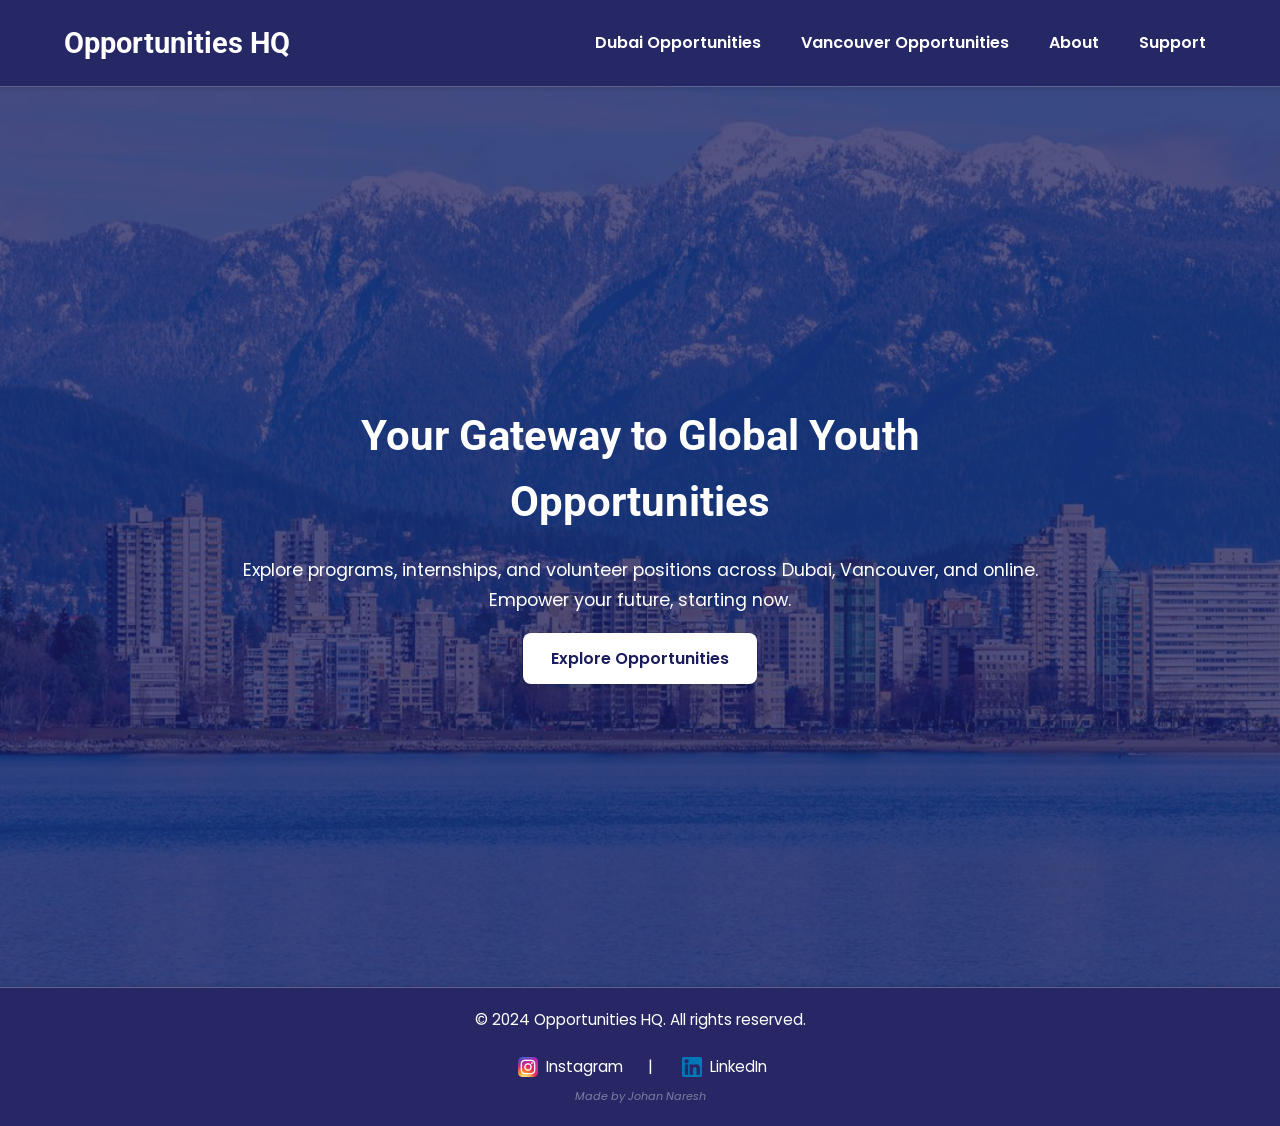
<file: index.html>
<!DOCTYPE html>
<html lang="en">
<head>

    <link rel="apple-touch-icon" href="favicon.jpg">
    <link rel="icon" type="image/png" href="favicon.jpg" sizes="32x32">
    <link rel="icon" type="image/png" href="favicon.jpg" sizes="16x16">

    <script data-goatcounter="https://opportunitieshq.goatcounter.com/count"
        async src="https://gc.zgo.at/count.js"></script>

    <meta charset="UTF-8" />
    <meta name="viewport" content="width=device-width, initial-scale=1.0"/>
    <title>Opportunities HQ</title>
    <link rel="stylesheet" href="styles.css" />
    <link href="https://fonts.googleapis.com/css2?family=Poppins:wght@400;600&family=Roboto:wght@400;500&display=swap" rel="stylesheet">

</head>
<body class="landing-page">
    <div class="page-wrapper">

        <header>
            <div class="container header-container">
                <h1><a href="index.html" class="logo-link">Opportunities HQ</a></h1>
                <nav>
                    <ul>
                        <li><a href="home.html#dubai">Dubai Opportunities</a></li>
                        <li><a href="home.html#vancouver">Vancouver Opportunities</a></li>
                        <li><a href="about.html">About</a></li>
                        <li><a href="support.html">Support</a></li>
                    </ul>
                </nav>
            </div>
        </header>

        <main>
            <section class="landing-hero">
                <div class="container landing-content">
                    <h2>Your Gateway to Global Youth Opportunities</h2>
                    <p>Explore programs, internships, and volunteer positions across Dubai, Vancouver, and online. Empower your future, starting now.</p>
                    <a href="home.html" class="cta-button">Explore Opportunities</a>
                </div>
            </section>
        </main>

        <footer>
        <div class="container footer-container">
          <p>&copy; 2024 Opportunities HQ. All rights reserved.</p>
          <div class="social">
            <a href="https://www.instagram.com/opportunities_hq/" class="social-link" target="_blank" rel="noopener noreferrer">
              <img src="Instagram_icon.png" alt="Instagram" class="social-icon"> Instagram
            </a>
            |
            <a href="https://www.linkedin.com/company/opportunities-hq/?originalSubdomain=ca" class="social-link" target="_blank" rel="noopener noreferrer">
              <img src="Linkedin_icon.png" alt="LinkedIn" class="social-icon"> LinkedIn
            </a>
          </div>
        </div>
        <p class="made-by">Made by Johan Naresh</p>

      </footer>      

    </div>
</body>
</html>
</file>
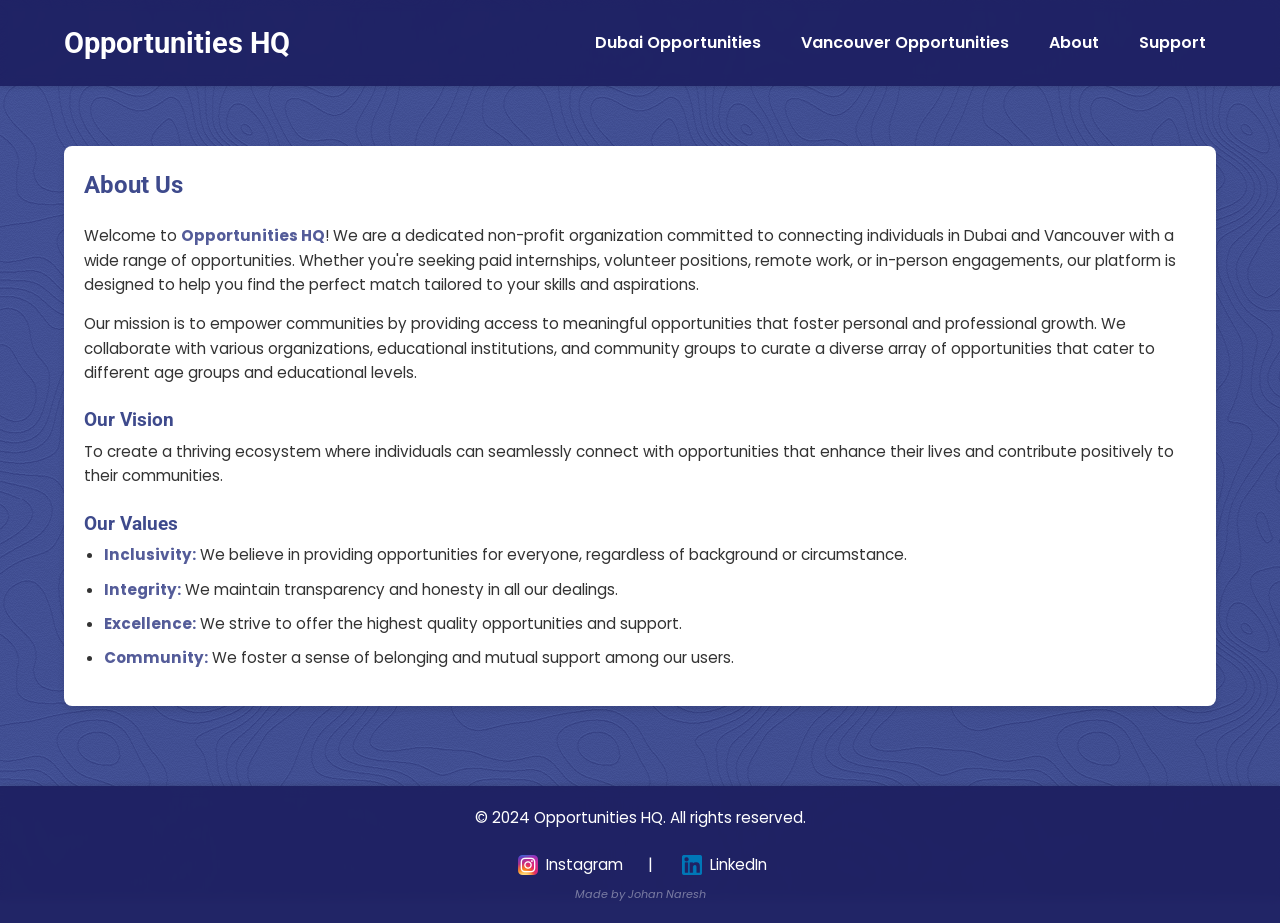
<file: about.html>
<!DOCTYPE html>
<html lang="en">
<head>
    
    <link rel="apple-touch-icon" href="favicon.jpg">
    <link rel="icon" type="image/png" href="favicon.jpg" sizes="32x32">
    <link rel="icon" type="image/png" href="favicon.jpg" sizes="16x16">
    
    <script data-goatcounter="https://opportunitieshq.goatcounter.com/count"
        async src="https://gc.zgo.at/count.js"></script>
    
    <meta charset="UTF-8">
    <meta name="viewport" content="width=device-width, initial-scale=1.0">
    <title>About - Opportunities HQ</title>
    <!-- Google Fonts -->
    <link href="https://fonts.googleapis.com/css2?family=Poppins:wght@400;600&family=Roboto:wght@400;500&display=swap" rel="stylesheet">
    <link rel="stylesheet" href="styles.css">

    
    
</head>
<body>
    <!-- Header -->
    <header>
        <div class="container header-container">
            <h1><a href="index.html" class="logo-link">Opportunities HQ</a></h1>

            <nav>
                <ul>
                    <li><a href="home.html#dubai">Dubai Opportunities</a></li>
                    <li><a href="home.html#vancouver">Vancouver Opportunities</a></li>
                    <li><a href="about.html">About</a></li>
                    <li><a href="support.html">Support</a></li>
                </ul>   
            </nav>
        </div>
    </header>

    <!-- Main Content -->
    <main>
        <div class="container">
            <section id="content">
                <h2>About Us</h2>
                <p>
                    Welcome to <strong>Opportunities HQ</strong>! We are a dedicated non-profit organization committed to connecting individuals in Dubai and Vancouver with a wide range of opportunities. Whether you're seeking paid internships, volunteer positions, remote work, or in-person engagements, our platform is designed to help you find the perfect match tailored to your skills and aspirations.
                </p>
                <p>
                    Our mission is to empower communities by providing access to meaningful opportunities that foster personal and professional growth. We collaborate with various organizations, educational institutions, and community groups to curate a diverse array of opportunities that cater to different age groups and educational levels.
                </p>
                <h3>Our Vision</h3>
                <p>
                    To create a thriving ecosystem where individuals can seamlessly connect with opportunities that enhance their lives and contribute positively to their communities.
                </p>
                <h3>Our Values</h3>
                <ul>
                    <li><strong>Inclusivity:</strong> We believe in providing opportunities for everyone, regardless of background or circumstance.</li>
                    <li><strong>Integrity:</strong> We maintain transparency and honesty in all our dealings.</li>
                    <li><strong>Excellence:</strong> We strive to offer the highest quality opportunities and support.</li>
                    <li><strong>Community:</strong> We foster a sense of belonging and mutual support among our users.</li>
                </ul>
            </section>
        </div>
    </main>

    <!-- Footer -->
    
    <footer>
        <div class="container footer-container">
          <p>&copy; 2024 Opportunities HQ. All rights reserved.</p>
          <div class="social">
            <a href="https://www.instagram.com/opportunities_hq/" class="social-link" target="_blank" rel="noopener noreferrer">
              <img src="Instagram_icon.png" alt="Instagram" class="social-icon"> Instagram
            </a>
            |
            <a href="https://www.linkedin.com/company/opportunities-hq/?originalSubdomain=ca" class="social-link" target="_blank" rel="noopener noreferrer">
              <img src="Linkedin_icon.png" alt="LinkedIn" class="social-icon"> LinkedIn
            </a>
          </div>
        </div>
        <p class="made-by">Made by Johan Naresh</p>

      </footer>      


</body>
</html>
</file>
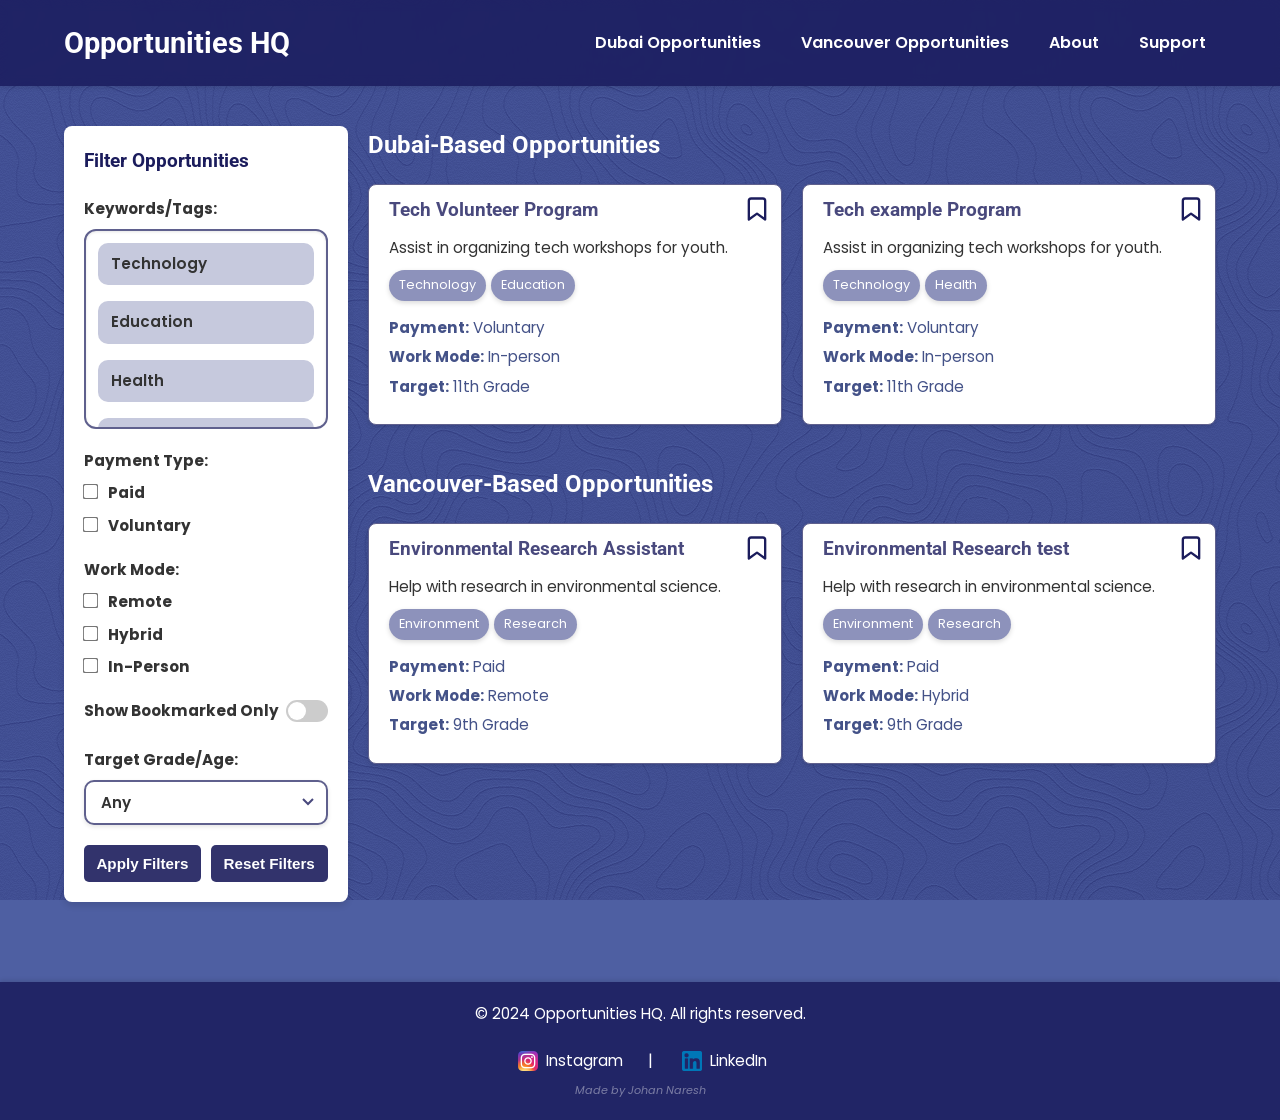
<file: home.html>
<!DOCTYPE html>
<html lang="en">
<head>

    <link rel="apple-touch-icon" href="favicon.jpg">
    <link rel="icon" type="image/png" href="favicon.jpg" sizes="32x32">
    <link rel="icon" type="image/png" href="favicon.jpg" sizes="16x16">

    <script data-goatcounter="https://opportunitieshq.goatcounter.com/count"
        async src="https://gc.zgo.at/count.js"></script>

    <meta charset="UTF-8">
    <meta name="viewport" content="width=device-width, initial-scale=1.0">
    <meta name="description" content="Opportunities HQ helps connect individuals with career and volunteer opportunities in Dubai and Vancouver.">
    <meta name="keywords" content="Opportunities, Career, Volunteer, Internships, Dubai, Vancouver">
    <meta name="author" content="Opportunities HQ">
    
    <title>Opportunities HQ</title>

    <!-- Google Fonts -->
    <link href="https://fonts.googleapis.com/css2?family=Poppins:wght@400;600&family=Roboto:wght@400;500&display=swap" rel="stylesheet">
    
    <!-- Link to External CSS -->
    <link rel="stylesheet" href="styles.css">
    
    <!-- Favicon -->
    <link rel="icon" href="favicon.ico" type="image/x-icon">
</head>
<body>

    <!-- Header -->
    <header>
        <div class="container header-container">
            <h1><a href="index.html" class="logo-link">Opportunities HQ</a></h1>
            <nav>
                <ul>
                    <li><a href="#dubai">Dubai Opportunities</a></li>
                    <li><a href="#vancouver">Vancouver Opportunities</a></li>
                    <li><a href="about.html">About</a></li>
                    <li><a href="support.html">Support</a></li>
                </ul>
            </nav>
        </div>
    </header>
    
    <!-- Main Content -->
    <main>
        <div class="container main-container">
            <aside>
                <h2>Filter Opportunities</h2>
                <form id="filter-form">
                    <div class="filter-group">
                        <label>Keywords/Tags:</label>
                        <div class="checkbox-group" id="keywords-checkboxes">
                            <label><input type="checkbox" name="keywords" value="Technology"> Technology</label>
                            <label><input type="checkbox" name="keywords" value="Education"> Education</label>
                            <label><input type="checkbox" name="keywords" value="Marketing"> Marketing</label>
                            <label><input type="checkbox" name="keywords" value="Business"> Business</label>
                            <label><input type="checkbox" name="keywords" value="Environment"> Environment</label>
                            <label><input type="checkbox" name="keywords" value="Research"> Research</label>
                            <label><input type="checkbox" name="keywords" value="Community"> Community</label>
                            <label><input type="checkbox" name="keywords" value="Events"> Events</label>
                        </div>
                    </div>
                    
                    <div class="filter-group">
                        <label>Payment Type:</label>
                        <label><input type="checkbox" name="payment" value="paid"> Paid</label>
                        <label><input type="checkbox" name="payment" value="voluntary"> Voluntary</label>
                    </div>

                    <div class="filter-group">
                        <label>Work Mode:</label>
                        <label><input type="checkbox" name="workMode" value="remote"> Remote</label>
                        <label><input type="checkbox" name="workMode" value="hybrid"> Hybrid</label>
                        <label><input type="checkbox" name="workMode" value="in-person"> In-Person</label>
                    </div>

                    <div class="filter-group toggle-group">
                        <label for="bookmarked-only">Show Bookmarked Only</label>
                        <label class="toggle-wrapper">
                          <input type="checkbox" id="bookmarked-only" class="toggle-checkbox">
                          <span class="toggle-switch"></span>
                        </label>
                      </div>                      
                                  

                    <div class="filter-group">
                        <label for="target">Target Grade/Age:</label>
                        <select id="target" name="target">
                            <option value="">Any</option>
                            <option value="12th Grade">12th Grade</option>
                            <option value="11th Grade">11th Grade</option>
                            <option value="10th Grade">10th Grade</option>
                            <option value="9th Grade">9th Grade</option>
                            <option value="Any Grade">Any Grade</option>
                        </select>
                    </div>

                    <div class="filter-buttons">
                        <button type="button" id="apply-filters">Apply Filters</button>
                        <button type="button" id="reset-filters">Reset Filters</button>
                    </div>
                </form>
            </aside>

            <section id="opportunities">
                <section id="dubai">
                    <h2>Dubai-Based Opportunities</h2>
                    <div class="activities" id="dubai-activities">
                        <!-- Dubai activities will be loaded here -->
                    </div>
                </section>
                
                <section id="vancouver">
                    <h2>Vancouver-Based Opportunities</h2>
                    <div class="activities" id="vancouver-activities">
                        <!-- Vancouver activities will be loaded here -->
                    </div>
                </section>
            </section>
        </div>
    </main>

    <!-- Modal -->
    <div id="activity-modal" class="modal hidden">
        <div class="modal-content">
            <span id="close-modal" class="close">&times;</span>
            <h3 id="modal-title"></h3>
            <p id="modal-description"></p>
            <div id="modal-tags" class="activity-tags"></div>
            <div id="modal-details" class="activity-details"></div>
            <p><strong>Deadline:</strong> <span id="modal-deadline"></span></p>
            <p><a id="modal-link" href="#" target="_blank">Apply Here</a></p>
            <p id="modal-extra"></p>
        </div>
    </div>

    <!-- Footer -->
    <footer>
        <div class="container footer-container">
          <p>&copy; 2024 Opportunities HQ. All rights reserved.</p>
          <div class="social">
            <a href="https://www.instagram.com/opportunities_hq/" class="social-link" target="_blank" rel="noopener noreferrer">
              <img src="Instagram_icon.png" alt="Instagram" class="social-icon"> Instagram
            </a>
            |
            <a href="https://www.linkedin.com/company/opportunities-hq/?originalSubdomain=ca" class="social-link" target="_blank" rel="noopener noreferrer">
              <img src="Linkedin_icon.png" alt="LinkedIn" class="social-icon"> LinkedIn
            </a>
          </div>
        </div>
        <p class="made-by">Made by Johan Naresh</p>

      </footer>      
    <!-- JavaScript -->
    <script src="script.js"></script>
</body>
</html>
</file>
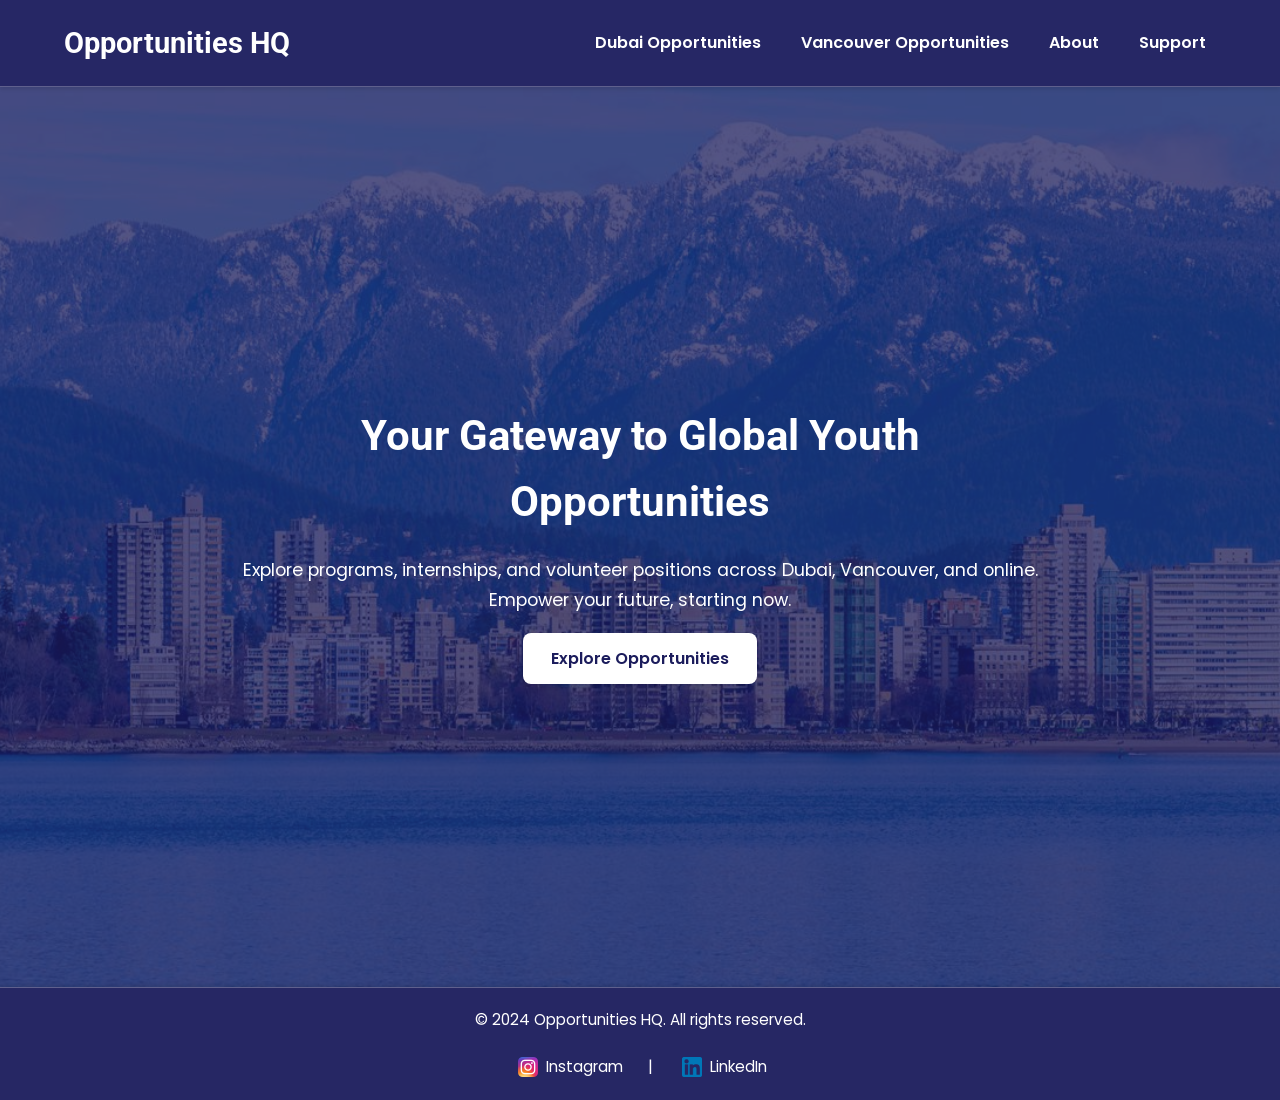
<file: landing.html>
<!DOCTYPE html>
<html lang="en">
<head>

    <script data-goatcounter="https://opportunitieshq.goatcounter.com/count"
        async src="https://gc.zgo.at/count.js"></script>

    <meta charset="UTF-8" />
    <meta name="viewport" content="width=device-width, initial-scale=1.0"/>
    <title>Opportunities HQ</title>
    <link rel="stylesheet" href="styles.css" />
    <link href="https://fonts.googleapis.com/css2?family=Poppins:wght@400;600&family=Roboto:wght@400;500&display=swap" rel="stylesheet">

</head>
<body class="landing-page">
    <div class="page-wrapper">

        <header>
            <div class="container header-container">
                <h1><a href="landing.html" class="logo-link">Opportunities HQ</a></h1>
                <nav>
                    <ul>
                        <li><a href="index.html#dubai">Dubai Opportunities</a></li>
                        <li><a href="index.html#vancouver">Vancouver Opportunities</a></li>
                        <li><a href="about.html">About</a></li>
                        <li><a href="support.html">Support</a></li>
                    </ul>
                </nav>
            </div>
        </header>

        <main>
            <section class="landing-hero">
                <div class="container landing-content">
                    <h2>Your Gateway to Global Youth Opportunities</h2>
                    <p>Explore programs, internships, and volunteer positions across Dubai, Vancouver, and online. Empower your future, starting now.</p>
                    <a href="index.html" class="cta-button">Explore Opportunities</a>
                </div>
            </section>
        </main>

        <footer>
            <div class="container footer-container">
                <p>&copy; 2024 Opportunities HQ. All rights reserved.</p>
                <div class="social">
                    <a href="https://www.instagram.com/opportunities_hq/" class="social-link">
                        <img src="Instagram_icon.png" alt="Instagram" class="social-icon"> Instagram
                    </a>
                    |
                    <a href="https://www.linkedin.com/company/opportunities-hq/?originalSubdomain=ca" class="social-link">
                        <img src="Linkedin_icon.png" alt="LinkedIn" class="social-icon"> LinkedIn
                    </a>
                </div>
            </div>
        </footer>

    </div>
</body>
</html>
</file>
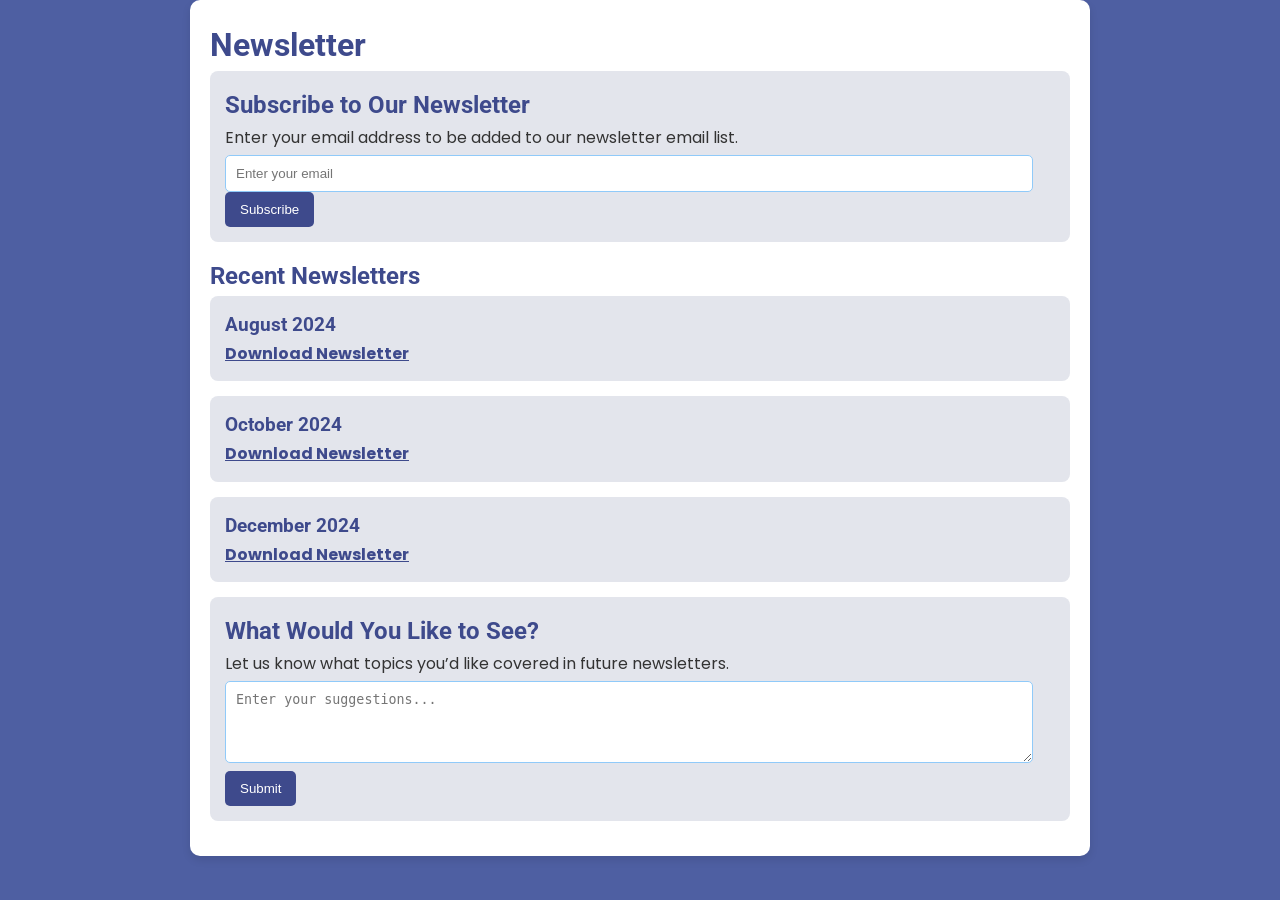
<file: newsletter.html>
<!DOCTYPE html>
<html lang="en">
<head>
    <meta charset="UTF-8">
    <meta name="viewport" content="width=device-width, initial-scale=1.0">
    <title>Newsletter</title>
    <link href="https://fonts.googleapis.com/css2?family=Poppins:wght@400;600&family=Roboto:wght@400;500&display=swap" rel="stylesheet">
    <style>
        /* Define color variables */
        :root {
            --color-primary: #e3e5ec;
            --color-secondary: #4e5fa2;
            --color-accent1: #3e4a8c;
            --color-accent4: #1d275b;
            --color-bg: #dce0ea;
            --color-text: #333;
            --color-white: #ffffff;
            --color-shadow: rgba(0, 0, 0, 0.1);
        }

        /* Global Styles */
        * {
            box-sizing: border-box;
            margin: 0;
            padding: 0;
        }

        body {
            font-family: 'Poppins', sans-serif;
            background: linear-gradient(135deg, var(--color-secondary) 0%, var(--color-secondary) 90%);
            color: var(--color-text);
            line-height: 1.6;
            min-height: 100vh;
        }

        /* Container */
        .container {
            width: 90%;
            max-width: 900px;
            margin: auto;
            background-color: var(--color-white);
            padding: 20px;
            border-radius: 10px;
            box-shadow: 0 4px 8px var(--color-shadow);
        }

        h1, h2, h3 {
            color: var(--color-accent1);
            font-family: 'Roboto', sans-serif;
        }

        .subscribe-box, .feedback-box, .card {
            background-color: var(--color-primary);
            color: var(--color-text);
            padding: 15px;
            border-radius: 8px;
            margin-bottom: 15px;
        }

        input, textarea {
            width: calc(100% - 22px);
            padding: 10px;
            margin-top: 5px;
            border: 1px solid #90caf9;
            border-radius: 5px;
        }

        button {
            padding: 10px 15px;
            background-color: var(--color-accent1);
            color: var(--color-white);
            border: none;
            border-radius: 5px;
            cursor: pointer;
        }

        button:hover {
            background-color: var(--color-accent4);
        }

        a {
            color: var(--color-accent1);
            font-weight: bold;
        }
    </style>
</head>
<body>
    <div class="container">
        <h1>Newsletter</h1>
        
        <div class="subscribe-box">
            <h2>Subscribe to Our Newsletter</h2>
            <p>Enter your email address to be added to our newsletter email list.</p>
            <input type="email" id="email" placeholder="Enter your email">
            <button onclick="subscribe()">Subscribe</button>
        </div>
        
        <div class="section">
            <h2>Recent Newsletters</h2>
            <div class="card">
                <h3>August 2024</h3>
                <a href="empty.pdf" download>Download Newsletter</a>
            </div>
            <div class="card">
                <h3>October 2024</h3>
                <a href="empty.pdf" download>Download Newsletter</a>
            </div>
            <div class="card">
                <h3>December 2024</h3>
                <a href="empty.pdf" download>Download Newsletter</a>
            </div>
        </div>
        
        <div class="feedback-box">
            <h2>What Would You Like to See?</h2>
            <p>Let us know what topics you’d like covered in future newsletters.</p>
            <textarea id="feedback" rows="4" placeholder="Enter your suggestions..."></textarea>
            <button onclick="submitFeedback()">Submit</button>
        </div>
    </div>

    <script>
        function subscribe() {
            var email = document.getElementById('email').value;
            if (email) {
                alert('Subscribed with: ' + email);
            } else {
                alert('Please enter a valid email address.');
            }
        }

        function submitFeedback() {
            var feedback = document.getElementById('feedback').value;
            if (feedback) {
                alert('Feedback submitted: ' + feedback);
            } else {
                alert('Please enter your feedback before submitting.');
            }
        }
    </script>
</body>
</html>
</file>
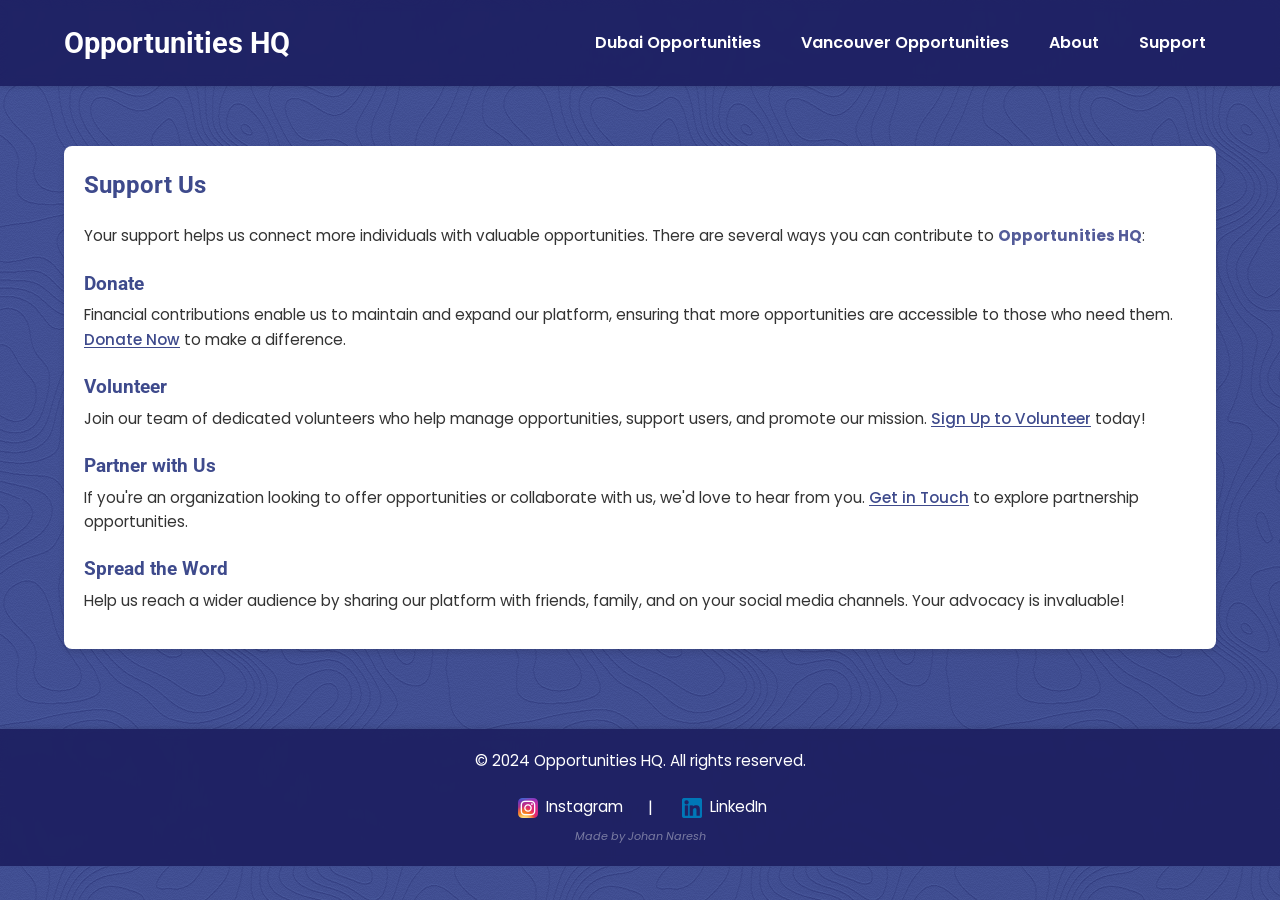
<file: support.html>
<!DOCTYPE html>
<html lang="en">
<head>
    
    <link rel="apple-touch-icon" href="favicon.jpg">
    <link rel="icon" type="image/png" href="favicon.jpg" sizes="32x32">
    <link rel="icon" type="image/png" href="favicon.jpg" sizes="16x16">
    
    <script data-goatcounter="https://opportunitieshq.goatcounter.com/count"
        async src="https://gc.zgo.at/count.js"></script>
    
    <meta charset="UTF-8">
    <meta name="viewport" content="width=device-width, initial-scale=1.0">
    <title>Support - Opportunities HQ</title>
    <!-- Google Fonts -->
    <link href="https://fonts.googleapis.com/css2?family=Poppins:wght@400;600&family=Roboto:wght@400;500&display=swap" rel="stylesheet">
    
    <link rel="stylesheet" href="styles.css">

</head>
<body>
    <!-- Header -->
    <header>
        <div class="container header-container">
            <h1><a href="index.html" class="logo-link">Opportunities HQ</a></h1>

            <nav>
                <ul>
                    <li><a href="home.html#dubai">Dubai Opportunities</a></li>
                    <li><a href="home.html#vancouver">Vancouver Opportunities</a></li>
                    <li><a href="about.html">About</a></li>
                    <li><a href="support.html">Support</a></li>
                </ul>
            </nav>
        </div>
    </header>
    

    <!-- Main Content -->
    <main>
        <div class="container">
            <section id="content">
                <h2>Support Us</h2>
                <p>
                    Your support helps us connect more individuals with valuable opportunities. There are several ways you can contribute to <strong>Opportunities HQ</strong>:
                </p>
                <h3>Donate</h3>
                <p>
                    Financial contributions enable us to maintain and expand our platform, ensuring that more opportunities are accessible to those who need them. <a href="#">Donate Now</a> to make a difference.
                </p>
                <h3>Volunteer</h3>
                <p>
                    Join our team of dedicated volunteers who help manage opportunities, support users, and promote our mission. <a href="#">Sign Up to Volunteer</a> today!
                </p>
                <h3>Partner with Us</h3>
                <p>
                    If you're an organization looking to offer opportunities or collaborate with us, we'd love to hear from you. <a href="#">Get in Touch</a> to explore partnership opportunities.
                </p>
                <h3>Spread the Word</h3>
                <p>
                    Help us reach a wider audience by sharing our platform with friends, family, and on your social media channels. Your advocacy is invaluable!
                </p>
            </section>
        </div>
    </main>

    <!-- Footer -->
    
    <footer>
        <div class="container footer-container">
          <p>&copy; 2024 Opportunities HQ. All rights reserved.</p>
          <div class="social">
            <a href="https://www.instagram.com/opportunities_hq/" class="social-link" target="_blank" rel="noopener noreferrer">
              <img src="Instagram_icon.png" alt="Instagram" class="social-icon"> Instagram
            </a>
            |
            <a href="https://www.linkedin.com/company/opportunities-hq/?originalSubdomain=ca" class="social-link" target="_blank" rel="noopener noreferrer">
              <img src="Linkedin_icon.png" alt="LinkedIn" class="social-icon"> LinkedIn
            </a>
          </div>
        </div>
        <p class="made-by">Made by Johan Naresh</p>

      </footer>      
</body>
</html>
</file>
<file: styles.css>
/* Define color variables */
:root {
    --color-primary: #1b1c5c; /* Navy Blue */
    --color-secondary: #32336c; /* Secondary Navy */
    --color-accent1: #545c99; /* Light Blue Accent */
    --color-accent2: #676ea5; /* Soft Blue */
    --color-accent3: #5f608d; /* Muted Blue */
    --color-accent4: #49497d; /* Deep Navy */
    --color-accent5: #8d92bb; /* Light Blue Tag */
    --color-accent6: #545c99; /* Additional Accent */
    --color-accent7: #676ea5; /* Secondary Accent */
    --color-accent8: #1b1c5c; /* Primary Navy */
    --color-bg: #c6c9dd; /* Background Light Blue */
    --color-text: #333; /* Dark text */
    --color-white: #ffffff;
    --color-shadow: rgba(0, 0, 0, 0.1);
}

/* Global Styles */
* {
    box-sizing: border-box;
    margin: 0;
    padding: 0;
}

body {
    font-family: 'Poppins', sans-serif;
    background-color: #4e5fa2;
    background-image: 
        linear-gradient(135deg, rgba(255, 255, 255, 0.02), rgba(0, 0, 0, 0.02)),
        url('cartographer.png');
    background-repeat: repeat;
    opacity: 1;
    background-size: auto;
    background-attachment: fixed;
    background-blend-mode: overlay;
    color: var(--color-text);
    line-height: 1.6;
    min-height: 100vh;
}


/* Container */ 
.container {
    width: 90%;
    max-width: 1200px;
    margin: auto;
}
/* Ensure checkboxes are styled as a squircle */
/* Ensure checkboxes are styled as a squircle */
.checkbox-group label {
    display: flex;
    align-items: center;
    justify-content: left;
    padding: 7px 11px;
    border-radius: 10px; /* Creates the "squircle" effect */
    background: var(--color-bg);
    border: 2px solid transparent;
    transition: background 0.3s ease-in-out, border-color 0.3s ease-in-out, transform 0.2s ease-in-out, box-shadow 0.2s ease-in-out;
    font-size: 0.95rem;
    font-weight: 600;
    cursor: pointer;
}

/* Checkbox input hidden but still functional */
.checkbox-group input[type="checkbox"] {
    position: absolute;
    opacity: 0;
    width: 0;
    height: 0;
}

/* Style checkbox appearance when selected */
.checkbox-group input[type="checkbox"]:checked + label {
    background: var(--color-secondary);
    color: var(--color-white);
    border-color: var(--color-accent1);
    transform: scale(1.05); /* Subtle pop effect */
    box-shadow: 0px 0px 8px var(--color-accent1); /* Glowing effect */
}

/* Hover effect for the entire keyword */
.checkbox-group label:hover {
    background: var(--color-accent1);
    color: var(--color-white);
    border-color: var(--color-primary);
    transform: scale(1.05); /* Slight scale effect for interaction */
}

/* Ensure spacing and alignment remains consistent */
.checkbox-group {
    display: flex;
    flex-direction: column;
    gap: 8px;
    padding: 12px;
    max-height: 200px;
    overflow-y: auto;
    background: rgba(255, 255, 255, 0.8); /* Slightly brighter background */
    border-radius: 12px;
    backdrop-filter: blur(6px); /* Stronger blur for a sleek effect */
    box-shadow: inset 0 1px 3px rgba(0, 0, 0, 0.1); /* Light inner shadow */
    border: 2px solid var(--color-accent3); /* More prominent border */
}

/* Custom Scrollbar Styling */
.checkbox-group::-webkit-scrollbar {
    width: 8px;
}

.checkbox-group::-webkit-scrollbar-track {
    background: rgba(255, 255, 255, 0.4); /* Slightly more visible track */
    border-radius: 12px;
}

.checkbox-group::-webkit-scrollbar-thumb {
    background: linear-gradient(135deg, var(--color-accent1), var(--color-secondary));
    border-radius: 20px;
    border: 2px solid rgba(255, 255, 255, 0.4); /* Small border to make scrollbar stand out */
}

/* Smooth hover effect */
.checkbox-group::-webkit-scrollbar-thumb:hover {
    background: linear-gradient(135deg, var(--color-accent2), var(--color-primary));
    border-color: rgba(255, 255, 255, 0.6); /* Brighter hover effect */
}


/* Header Styling */
/* Header Styling - Consistent Across All Pages */
header {
    background-color: rgba(27, 28, 93, 0.85);
    color: var(--color-white);
    padding: 20px 0;
    box-shadow: 0 2px 4px var(--color-shadow);
    position: sticky;
    top: 0;
    z-index: 1000;
    backdrop-filter: blur(5px);
}

.header-container {
    display: flex;
    justify-content: space-between;
    align-items: center;
}

header h1 {
    font-family: 'Roboto', sans-serif;
    font-size: 1.8rem;
}

header h1 a {
    color: inherit;
    text-decoration: none;
    font-size: inherit;
    font-family: inherit;
    font-weight: inherit;
}


nav ul {
    list-style: none;
    display: flex;
    align-items: center;
    gap: 20px;
}

nav ul li a {
    color: var(--color-white);
    text-decoration: none;
    font-weight: 600;
    padding: 5px 10px;
    border-radius: 5px;
    transition: color 0.3s ease, background-color 0.3s ease;
}

nav ul li a:hover {
    background-color: var(--color-accent1);
    color: var(--color-primary);
}


/* Main Content Styling */
main {
    padding: 40px 0;
}

.main-container {
    display: flex;
    gap: 20px;
}

/* Sidebar/Filter Styling */
aside {
    width: 25%;
    padding: 20px;
    background-color: var(--color-white);
    border-radius: 8px;
    box-shadow: 0 4px 6px var(--color-shadow);
    position: sticky;
    top: 80px;
    height: fit-content;
}

aside h2 {
    margin-bottom: 20px;
    color: var(--color-primary);
    font-family: 'Roboto', sans-serif;
    font-size: 1.2rem;
}

.filter-group {
    margin-bottom: 20px;
}

.filter-group label {
    display: block;
    margin-bottom: 8px;
    font-weight: 700;
    font-size: 0.95rem;
    cursor: pointer;

}

/* Multi-Select Dropdown */
.filter-group select[multiple] {
    height: auto;
    min-height: 120px;
    max-height: 200px;
    overflow-y: auto;
    margin-top: 8px;
    width: 100%;
    padding: 10px;
    border: 1px solid #ccc;
    border-radius: 5px;
    font-family: 'Poppins', sans-serif;
    font-size: 0.95rem;
    background-color: #fff;
    color: var(--color-text);
    box-shadow: inset 0 1px 3px rgba(0, 0, 0, 0.1);
}

.filter-group select[multiple]:focus {
    border-color: var(--color-accent1);
    box-shadow: 0 0 5px rgba(84, 92, 153, 0.5);
    outline: none;
}

.filter-group select[multiple] option:hover {
    background-color: var(--color-secondary);
    color: var(--color-white);
}

/* Checkbox Styling */
.filter-group input[type="checkbox"] {
    margin-right: 8px;
    transform: scale(1.2);
}

/* Filter Buttons */
.filter-buttons {
    display: flex;
    gap: 10px;
}

button {
    flex: 1;
    padding: 10px;
    background-color: var(--color-secondary);
    color: var(--color-white);
    border: none;
    border-radius: 5px;
    cursor: pointer;
    font-weight: 600;
    transition: background-color 0.3s ease, transform 0.2s ease;
    font-size: 0.95rem;
}

button:hover {
    background-color: var(--color-accent2);
    transform: translateY(-2px);
}

button:active {
    transform: translateY(0);
}

/* Opportunities Section Styling */
#opportunities {
    width: 75%;
}

#opportunities section {
    margin-bottom: 40px;
}

#opportunities h2 {
    margin-bottom: 20px;
    color: var(--color-white);
    font-family: 'Roboto', sans-serif;
    font-size: 1.5rem;
}

.activities {
    display: grid;
    grid-template-columns: repeat(auto-fill, minmax(280px, 1fr));
    gap: 20px;
}

.activity-card {
    background-color: var(--color-white);
    border: 1px solid var(--color-accent3);
    border-radius: 8px;
    padding: 20px;
    box-shadow: 0 2px 4px var(--color-shadow);
    transition: transform 0.3s ease, box-shadow 0.3s ease;
    display: flex;
    flex-direction: column;
    justify-content: space-between;
  
    cursor: pointer; /* 👈 This is the key line */
  }
  

.activity-card:hover {
    transform: translateY(-5px);
    box-shadow: 0 4px 8px var(--color-shadow);
}

.activity-card h3 {
    margin-bottom: 10px;
    color: var(--color-accent4);
    font-family: 'Roboto', sans-serif;
    font-size: 1.2rem;
}

.activity-card p {
    margin-bottom: 10px;
    font-size: 0.95rem;
}
    
.activity-tags {
    margin-bottom: 10px;
}

.tag {
    display: inline-block;
    background-color: var(--color-accent5);
    color: var(--color-white);
    padding: 5px 10px;
    border-radius: 20px;
    font-size: 0.8rem;
    margin-right: 5px;
    margin-bottom: 5px;
}

.activity-details {
    font-size: 0.9rem;
    color: #445288;
}

.activity-details p {
    margin-bottom: 5px;
}

strong {
    font-weight: 700;
}

/* Footer Styling */
footer {
    background-color: rgba(27, 28, 92, 0.85);
    color: var(--color-white);
    padding: 20px 0;
    margin-top: 40px;
    box-shadow: 0 -2px 4px var(--color-shadow);
    backdrop-filter: blur(5px);
}

.footer-container {
    display: flex;
    flex-direction: column;
    align-items: center;
    gap: 12px;
}

.social {
    display: flex;
    gap: 20px;
    align-items: center;
    flex-wrap: wrap;
    justify-content: center;
}

.made-by {
    font-size: 0.7rem;
    opacity: 0.4;
    margin-top: 8px;
    text-align: center;
    font-style: italic;
}


.social-link {
    display: flex;
    align-items: center;
    gap: 6px;
    color: var(--color-white);
    text-decoration: none;
    font-size: 1rem;
    transition: color 0.3s ease;
}

.social-link img.social-icon {
    width: 20px;
    height: 20px;
    object-fit: contain;
    margin-right: 4px;
}


.footer-container p {
    margin-bottom: 10px;
    font-size: 0.95rem;
}

.social a {
    color: var(--color-white);
    text-decoration: none;
    margin: 0 10px;
    transition: color 0.3s ease;
    font-size: 0.95rem;
}

.social a:hover {
    color: var(--color-accent1);
}

/* Responsive Design */
@media (max-width: 1024px) {
    .main-container {
        flex-direction: column;
    }

    aside {
        width: 100%;
        margin-bottom: 20px;
        position: static;
    }

    #opportunities {
        width: 100%;
    }
}

@media (max-width: 600px) {
    nav ul {
        flex-direction: column;
        align-items: flex-start;
    }

    nav ul li {
        margin-left: 0;
        margin-bottom: 10px;
    }

    .filter-buttons {
        flex-direction: column;
    }

    button {
        width: 100%;
    }
}

.social {
    display: flex;
    align-items: center;
    gap: 15px; /* Space between links */
}

.social-link {
    display: flex;
    align-items: center;
    gap: 8px; /* Space between icon and text */
    text-decoration: none;
    color: var(--color-white);
    font-size: 1rem;
    transition: color 0.3s ease;
}

.social-link:hover {
    color: var(--color-accent1);
}

.social-icon {
    width: 22px; /* Adjust size if needed */
    height: 22px;
    transform: translateY(-1px);
    transform: translateX(4px) /* Move the icon down */
}

/* Highlight selected checkboxes */
input[name="keywords"]:checked + label,
input[name="keywords"]:checked ~ label {
    background-color: var(--color-accent3);
    color: var(--color-white);
    border-radius: 5px;
    padding: 3px 6px;
}

#target {
    width: 100%;
    padding: 10px 15px;
    border-radius: 10px;
    border: 2px solid var(--color-accent3);
    background-color: var(--color-white);
    color: var(--color-text);
    font-family: 'Poppins', sans-serif;
    font-size: 0.95rem;
    font-weight: 600;
    box-shadow: 0 2px 4px var(--color-shadow);
    transition: all 0.3s ease-in-out;
    appearance: none; /* Removes native arrow styling */
    background-image: url("data:image/svg+xml;charset=UTF-8,%3Csvg width='12' height='8' viewBox='0 0 12 8' fill='none' xmlns='http://www.w3.org/2000/svg'%3E%3Cpath d='M1 1L6 6L11 1' stroke='%2349497d' stroke-width='2'/%3E%3C/svg%3E");
    background-repeat: no-repeat;
    background-position: right 12px center;
    background-size: 12px;
}

#target:hover,
#target:focus {
    border-color: var(--color-accent1);
    outline: none;
    box-shadow: 0 0 0 2px rgba(84, 92, 153, 0.4);
}

.modal {
    position: fixed;
    top: 0;
    left: 0;
    width: 100%;
    height: 100%;
    background: rgba(27, 28, 92, 0.8); /* translucent dark overlay */
    display: flex;
    align-items: center;
    justify-content: center;
    z-index: 2000;
    transition: opacity 0.3s ease;
  }
  
  .modal.hidden {
    display: none;
  }
  
  .modal-content {
    background: var(--color-white);
    padding: 30px 35px;
    border-radius: 18px;
    max-width: 600px;
    width: 90%;
    box-shadow: 0 10px 25px rgba(0, 0, 0, 0.3);
    position: relative;
    animation: fadeIn 0.3s ease;
    font-family: 'Poppins', sans-serif;
  }
  
  .modal-content h3 {
    margin-bottom: 10px;
    font-size: 1.3rem;
    font-weight: 700;
    color: var(--color-accent4);
  }
  
  .modal-content p,
  .modal-content a {
    font-size: 0.95rem;
    margin-bottom: 10px;
  }
  
  .modal-content a {
    color: var(--color-accent4);
    font-weight: 600;
    text-decoration: underline;
  }
  
  .modal-content a:hover {
    text-decoration: none;
  }
  
  .modal .close {
    position: absolute;
    top: 12px;
    right: 16px;
    font-size: 1.2rem;
    font-weight: 700;
    cursor: pointer;
    color: var(--color-accent4);
  }

  .tag {
    box-shadow: 0 2px 5px rgba(0, 0, 0, 0.15);
  }
  
  
  @keyframes fadeIn {
    from { opacity: 0; transform: scale(0.95); }
    to { opacity: 1; transform: scale(1); }
  }
  
  .activity-card {
    position: relative;
    cursor: pointer;
    padding-top: 10px; /* Add some top padding so the icon doesn't overlap */
}

/* This keeps the bookmark icon always visible */
.bookmark-icon {
    position: absolute;
    top: 10px;
    right: 10px;
    width: 28px;
    height: 28px;
    cursor: pointer;
    z-index: 2;
    display: flex;
    align-items: center;
    justify-content: center;
}

.bookmark-icon svg {
    width: 100%;
    height: 100%;
    display: block;
    fill: none;
    transition: fill 0.3s ease;
}

.bookmark-icon.bookmarked svg {
    fill: #1b1c5c;  
}

/* Toggle layout and structure */
.toggle-group {
    display: flex;
    align-items: center;
    justify-content: space-between;
    margin-bottom: 16px;
  }
  
  .toggle-wrapper {
    position: relative;
    width: 42px;
    height: 22px;
  }
  
  /* Hide the default checkbox */
  .toggle-checkbox {
    opacity: 0;
    width: 0;
    height: 0;
  }
  
  /* Base switch style */
  .toggle-switch {
    position: absolute;
    top: 0;
    left: 0;
    right: 0;
    bottom: 0;
    background-color: #ccc;
    border-radius: 999px;
    transition: background-color 0.3s ease, box-shadow 0.3s ease;
  }
  
  /* Circle inside the switch */
  .toggle-switch::before {
    content: "";
    position: absolute;
    height: 18px;
    width: 18px;
    left: 2px;
    bottom: 2px;
    background-color: white;
    border-radius: 50%;
    transition: transform 0.3s ease;
  }
  
  /* When checked: blue background and glowing edge */
  .toggle-checkbox:checked + .toggle-switch {
    background-color: #1b1c5c;
    box-shadow: 0 0 0 2px #1b1c5c40;
  }
  
  /* Slide the toggle circle */
  .toggle-checkbox:checked + .toggle-switch::before {
    transform: translateX(20px);
  }
  
  /* Optional: Hover effect */
  .toggle-switch:hover {
    box-shadow: 0 0 0 2px #1b1c5c20;
  }


  #content {
    background-color: var(--color-white);
    padding: 20px;
    border-radius: 8px;
    box-shadow: 0 4px 6px var(--color-shadow);
    margin-top: 20px;
}

#content h2 {
    font-size: 1.5rem;
    margin-bottom: 20px;
    color: #3e4a8c; /* same as about */
    font-family: 'Roboto', sans-serif;
}

#content h3 {
    font-size: 1.2rem;
    margin-top: 20px;
    margin-bottom: 4px;
    color: #3e4a8c;
    font-family: 'Roboto', sans-serif;
}

#content p {
    font-size: 0.95rem;
    line-height: 1.6;
    margin-bottom: 15px;
}

#content a {
    color: #3e4a8c;
    font-weight: 500;
    text-decoration: underline;
    text-underline-offset: 2px;
    transition: color 0.3s ease;
}

#content a:hover {
    color: var(--color-secondary);
}

#content strong {
    color: var(--color-accent1);
    font-weight: 700;
}

#content ul {
    margin-left: 20px;
    margin-bottom: 15px;
    list-style-type: disc;
}

#content ul li {
    margin-bottom: 10px;
    font-size: 0.95rem;
    line-height: 1.6;
}


/* === Layout Fix: Full height + remove margin === */
html, body.landing-page {
    height: 100%;
    margin: 0;
    padding: 0;
}

.landing-page .page-wrapper {
    display: flex;
    flex-direction: column;
    min-height: 100vh;
    background: var(--color-white);
    color: var(--color-text);
    font-family: 'Poppins', sans-serif;
    line-height: 1.6;
}

.landing-page main {
    flex: 1;
    padding: 0;
    margin: 0;
}

/* === Hero Section with Animated CTA === */
.landing-page .landing-hero {
    min-height: 100vh; /* fill full viewport height */
    background: url('hero.jpg') center/cover no-repeat;
    position: relative;
    text-align: center;
    color: var(--color-white);
    margin-bottom: 0;
    border-bottom: none;
    background-color: var(--color-primary); /* fallback color if image is too small */

    /* Center hero content both horizontally & vertically */
    display: flex;
    align-items: center;
    justify-content: center;
    padding: 40px; /* small optional padding inside hero */
}

.landing-page .landing-hero::before {
    content: "";
    position: absolute;
    top: 0; left: 0;
    width: 100%; height: 100%;
    background: rgba(27, 28, 92, 0.75);
    z-index: 0;
}

.landing-page .landing-content {
    position: relative;
    z-index: 1;
    max-width: 800px;
    margin: auto;
}

.landing-page .landing-content h2 {
    font-size: 2.6rem;
    margin-bottom: 20px;
    font-family: 'Roboto', sans-serif;
}

.landing-page .landing-content p {
    font-size: 1.1rem;
    line-height: 1.7;
    margin-bottom: 30px;
}

.landing-page .cta-button {
    background-color: var(--color-white);
    color: var(--color-primary);
    font-weight: 600;
    padding: 14px 28px;
    font-size: 1rem;
    border-radius: 8px;
    text-decoration: none;
    box-shadow: 0 4px 8px var(--color-shadow);
    transition: background-color 0.3s ease, transform 0.3s ease, box-shadow 0.3s ease;
    animation: pulse 2.4s ease-in-out infinite;
}

.landing-page .cta-button:hover {
    background-color: var(--color-accent5);
    color: var(--color-white);
    transform: scale(1.05);
    box-shadow: 0 6px 12px var(--color-shadow);
}

/* === Animation Keyframes === */
@keyframes pulse {
    0% {
        transform: scale(1);
        box-shadow: 0 0 0 0 rgba(255, 255, 255, 0.5);
    }
    50% {
        transform: scale(1.03);
        box-shadow: 0 0 0 10px rgba(255, 255, 255, 0);
    }
    100% {
        transform: scale(1);
        box-shadow: 0 0 0 0 rgba(255, 255, 255, 0);
    }
}

/* === Logo Link Styling === */
.landing-page .logo-link {
    color: var(--color-white);
    text-decoration: none;
    font-size: 1.8rem;
    font-family: 'Roboto', sans-serif;
    transition: opacity 0.3s ease;
}

.landing-page .logo-link:hover {
    opacity: 0.8;
}

/* === Header & Footer Styling (Landing Only) === */
.landing-page header {
    background-color: rgba(27, 28, 93, 0.95);
    color: var(--color-white);
    padding: 20px 0;
    box-shadow: 0 2px 4px var(--color-shadow);
    position: sticky;
    top: 0;
    z-index: 1000;
    backdrop-filter: blur(5px);
    border-bottom: 1px solid var(--color-accent3);
}

.landing-page footer {
    background-color: rgba(27, 28, 92, 0.95);
    color: var(--color-white);
    padding: 20px 0;
    box-shadow: 0 -2px 4px var(--color-shadow);
    backdrop-filter: blur(5px);
    border-top: 1px solid var(--color-accent3);
    margin-top: 0;
}
</file>
